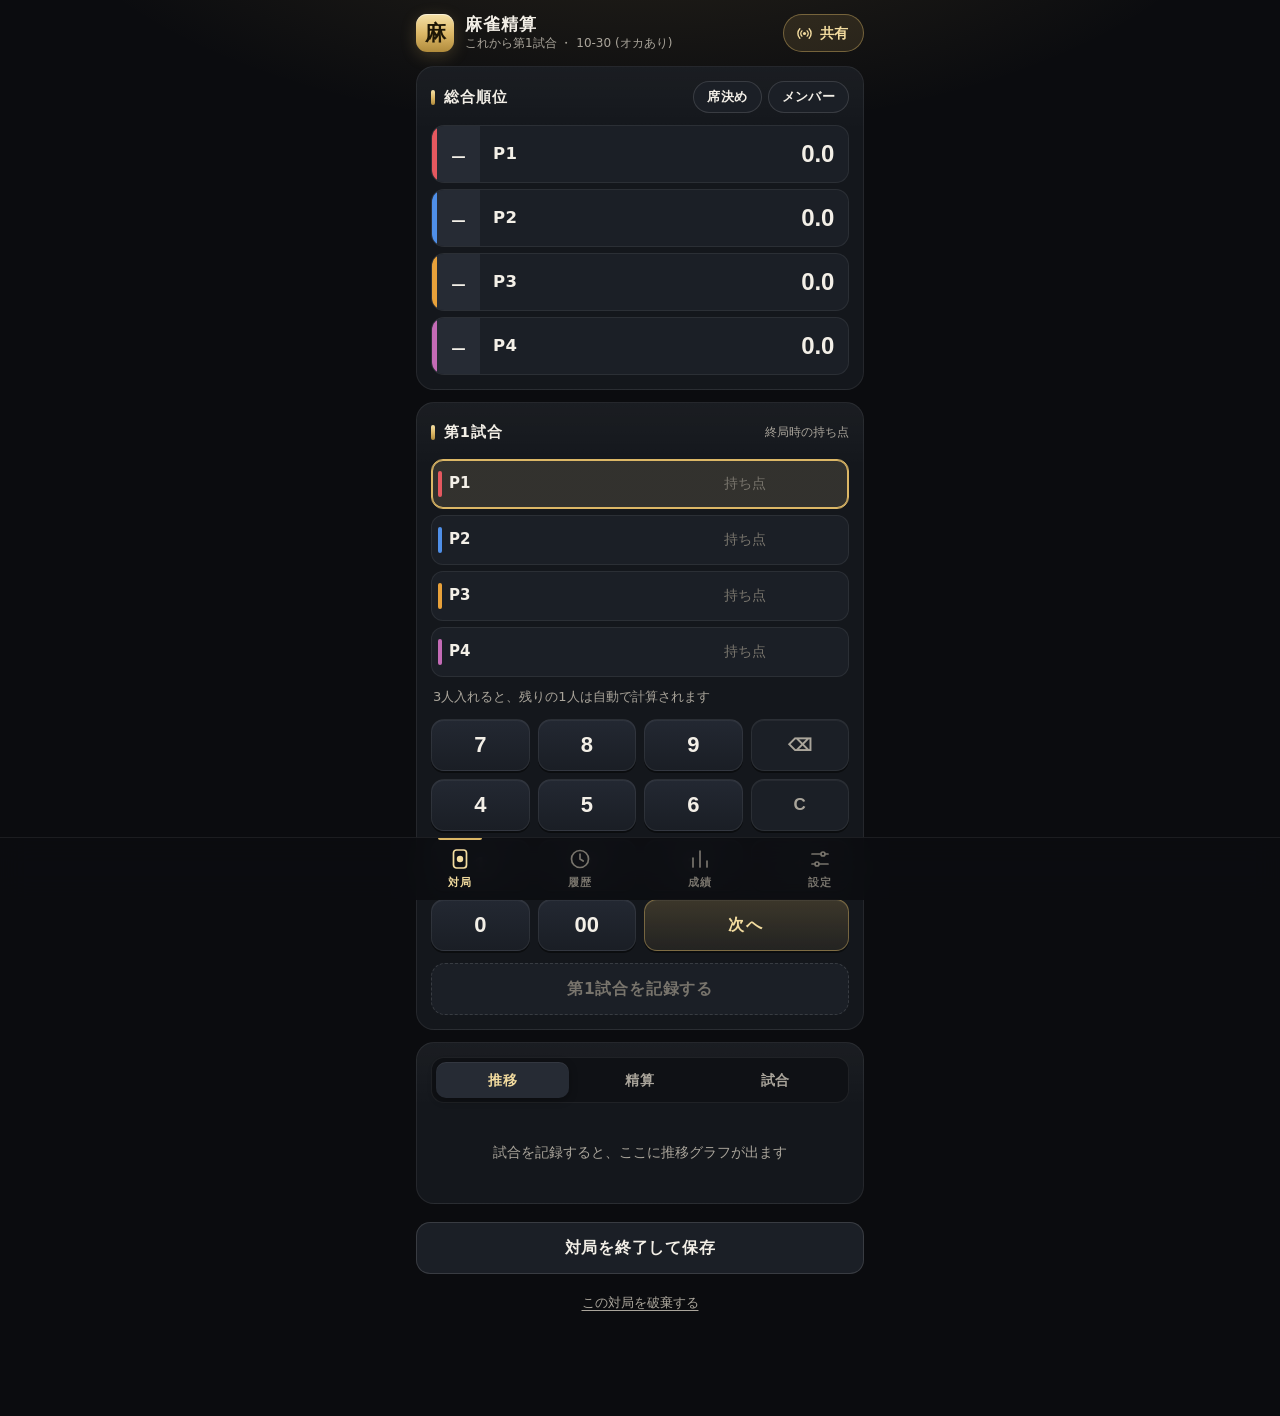
<file: index.html>
<!DOCTYPE html>
<html lang="ja">
<head>
<meta charset="UTF-8">
<meta http-equiv="Content-Security-Policy" content="default-src 'none'; script-src 'self'; style-src 'self'; img-src 'self' data: blob:; connect-src 'self' wss://broker.emqx.io:8084 wss://broker.hivemq.com:8884; manifest-src 'self'; worker-src 'self'; base-uri 'none'; form-action 'none'">
<meta name="viewport" content="width=device-width, initial-scale=1.0, viewport-fit=cover">
<title>麻雀精算</title>
<link rel="manifest" href="manifest.json">
<meta name="theme-color" content="#0b0c0f">
<meta name="apple-mobile-web-app-capable" content="yes">
<meta name="mobile-web-app-capable" content="yes">
<meta name="apple-mobile-web-app-title" content="麻雀精算">
<meta name="apple-mobile-web-app-status-bar-style" content="black">
<link rel="apple-touch-icon" href="icon-192.png">
<link rel="stylesheet" href="app.css">
</head>
<body>
<div class="app">
<div id="banner" role="status"></div>

<!-- ===== 対局 ===== -->
<section id="screen-play" class="screen active" aria-label="対局">
  <header class="topbar">
    <div class="brand">
      <div class="mark" aria-hidden="true">麻</div>
      <div class="brand-text">
        <div class="brand-title">麻雀精算</div>
        <button type="button" class="brand-sub" id="play-sub" data-act="go" data-arg="settings" aria-label="ルールを変える"></button>
      </div>
    </div>
    <div class="top-actions">
      <button type="button" class="share-btn" id="share-btn" data-act="openShare">
        <span class="dot" aria-hidden="true"></span>
        <svg viewBox="0 0 24 24" fill="none" stroke="currentColor" stroke-width="2" stroke-linecap="round" aria-hidden="true"><circle cx="12" cy="12" r="2.2" fill="currentColor" stroke="none"/><path d="M8.3 15.7a5.3 5.3 0 0 1 0-7.4M15.7 8.3a5.3 5.3 0 0 1 0 7.4M5.4 18.6a9.4 9.4 0 0 1 0-13.2M18.6 5.4a9.4 9.4 0 0 1 0 13.2"/></svg>
        <span id="share-label">共有</span>
      </button>
    </div>
  </header>

  <div class="card">
    <div class="card-head">
      <h2>総合順位</h2>
      <div class="head-actions"><button type="button" class="pill" data-act="openSeat">席決め</button><button type="button" class="pill" data-act="openMembers">メンバー</button></div>
    </div>
    <div class="board" id="board"></div>
  </div>

  <div class="card" id="input-panel">
    <div class="card-head"><h2 id="input-title">第1試合</h2><span class="head-note">終局時の持ち点</span></div>
    <div class="e-rows" id="entry-rows"></div>
    <div class="draft-msg" id="draft-msg" aria-live="polite"></div>
    <div class="keypad" id="keypad"></div>
    <button type="button" class="btn primary" id="record-btn" data-act="record" disabled>記録する</button>
    <button type="button" class="link" id="cancel-edit" data-act="cancelEdit" hidden>修正をやめる</button>
  </div>

  <div class="card">
    <div class="seg" role="tablist" id="seg" aria-label="表示の切り替え">
      <button type="button" role="tab" data-seg="chart" aria-controls="pane-chart">推移</button>
      <button type="button" role="tab" data-seg="settle" aria-controls="pane-settle">精算</button>
      <button type="button" role="tab" data-seg="log" aria-controls="pane-log">試合<span class="count" id="log-count"></span></button>
    </div>
    <div id="pane-chart" role="tabpanel"></div>
    <div id="pane-settle" role="tabpanel" hidden></div>
    <div id="pane-log" role="tabpanel" hidden></div>
  </div>

  <div class="end-actions">
    <button type="button" class="btn" data-act="finish">対局を終了して保存</button>
    <button type="button" class="link" data-act="discard">この対局を破棄する</button>
  </div>
</section>

<!-- ===== 履歴 ===== -->
<section id="screen-history" class="screen" aria-label="履歴">
  <div class="page-head"><h1 class="page-title">履歴</h1><span class="page-sub" id="hist-count"></span></div>
  <div id="hist-list"></div>
</section>

<!-- ===== 履歴の詳細 ===== -->
<section id="screen-detail" class="screen" aria-label="対局の詳細">
  <button type="button" class="back" data-act="go" data-arg="history">‹ 履歴</button>
  <div id="detail"></div>
</section>

<!-- ===== 成績 ===== -->
<section id="screen-stats" class="screen" aria-label="成績">
  <div class="page-head"><h1 class="page-title">成績</h1></div>
  <div class="checks">
    <label class="check"><span>いま対局中の試合も含める</span><input type="checkbox" id="stats-cur" checked></label>
    <label class="check"><span>繰越ポイント（過去の累計）も含める</span><input type="checkbox" id="stats-carry" checked></label>
  </div>
  <div id="stats-list"></div>
  <p class="hint">名前が同じ人は、すべての対局をまとめて累計します（全角・半角、大文字・小文字、空白の違いは同じ名前として扱います）。</p>
</section>

<!-- ===== 設定 ===== -->
<section id="screen-settings" class="screen" aria-label="設定">
  <div class="page-head"><h1 class="page-title">設定</h1></div>

  <div class="card">
    <div class="card-head"><h2>メンバー</h2></div>
    <div class="mem-list" id="set-members"></div>
    <p class="hint">同じ名前の人は、これまでの対局も合わせて累計されます。過去に使った名前は候補に出ます。</p>
  </div>

  <div class="card">
    <div class="card-head"><h2>ルール</h2></div>
    <select id="rule-preset" class="sel" aria-label="ルールのプリセット"></select>
    <div class="grid2 mt">
      <label class="field"><span>持ち点</span><input type="number" id="rule-start" class="numin" step="1000" inputmode="numeric"></label>
      <label class="field"><span>返し点</span><input type="number" id="rule-return" class="numin" step="1000" inputmode="numeric"></label>
    </div>
    <div class="set-sub">ウマ（順位点）</div>
    <div class="grid4">
      <label class="field"><span>1位</span><input type="number" id="rule-uma-1" class="numin"></label>
      <label class="field"><span>2位</span><input type="number" id="rule-uma-2" class="numin"></label>
      <label class="field"><span>3位</span><input type="number" id="rule-uma-3" class="numin"></label>
      <label class="field"><span>4位</span><input type="number" id="rule-uma-4" class="numin"></label>
    </div>
    <div class="oka-note" id="oka-note"></div>
    <p class="hint">変えたルールは、これから記録する試合に使われます。記録済みの試合はそのままです。</p>
  </div>

  <div class="card">
    <div class="card-head"><h2>過去の累計（繰越）</h2></div>
    <div id="carry-list"></div>
    <div class="btn-row">
      <button type="button" class="btn sm" data-act="carryPaste">メモから取り込む</button>
      <button type="button" class="btn sm" data-act="carryAdd">1人ずつ追加</button>
    </div>
    <p class="hint">このアプリを使う前の累計ptを、名前ごとに入れておけます。成績画面の通算ptに足されます（平均順位などは、このアプリで記録した試合だけで計算します）。同じ名前を入れ直すと上書きされます。</p>
  </div>

  <div class="card">
    <div class="card-head"><h2>みんなで同期</h2></div>
    <p class="note">対局画面の右上の <b>共有</b> を押すと、全員のスマホに同じ卓が映ります。記録はこのスマホの対局にそのまま残るので、別の画面で保存する必要はありません。</p>
    <div class="stack mt">
      <button type="button" class="btn gold-line" data-act="openShare">この卓を共有する</button>
      <a class="btn" href="online.html">ほかの人の卓に参加する</a>
    </div>
  </div>

  <div class="card">
    <div class="card-head"><h2>バックアップ</h2></div>
    <div class="btn-row">
      <button type="button" class="btn sm" data-act="export">書き出し</button>
      <button type="button" class="btn sm" data-act="import">読み込み</button>
    </div>
    <input type="file" id="import-file" accept=".json,application/json" hidden>
    <p class="hint">履歴と対局中のデータをファイルに保存できます。読み込みは今のデータに追加されます（同じ内容の対局は重複しません）。</p>
  </div>

  <div class="card">
    <div class="card-head"><h2>データについて</h2></div>
    <p class="hint flush">データはこの端末のブラウザ内だけに保存されます。ブラウザのデータを消すと記録も消えるので、ときどき書き出してバックアップしてください。iPhoneは、Safariで開いているだけだと長期間使わないときにデータが消えることがあります。「ホーム画面に追加」して使うのがおすすめです。</p>
  </div>
</section>

</div>

<nav class="tabbar" aria-label="画面の切り替え"><div class="tabbar-in">
  <button type="button" class="tab active" id="tab-play" data-act="go" data-arg="play"><svg viewBox="0 0 24 24" fill="none" stroke="currentColor" stroke-width="1.7" aria-hidden="true"><rect x="5.5" y="3" width="13" height="18" rx="3"/><circle cx="12" cy="12" r="3.2" fill="currentColor" stroke="none"/></svg>対局</button>
  <button type="button" class="tab" id="tab-history" data-act="go" data-arg="history"><svg viewBox="0 0 24 24" fill="none" stroke="currentColor" stroke-width="1.7" stroke-linecap="round" aria-hidden="true"><circle cx="12" cy="12" r="8.5"/><path d="M12 7v5l3.2 2"/></svg>履歴</button>
  <button type="button" class="tab" id="tab-stats" data-act="go" data-arg="stats"><svg viewBox="0 0 24 24" fill="none" stroke="currentColor" stroke-width="1.7" stroke-linecap="round" aria-hidden="true"><path d="M5 20V11M12 20V4M19 20v-6"/></svg>成績</button>
  <button type="button" class="tab" id="tab-settings" data-act="go" data-arg="settings"><svg viewBox="0 0 24 24" fill="none" stroke="currentColor" stroke-width="1.7" stroke-linecap="round" aria-hidden="true"><path d="M4 7h9M17 7h3M4 17h3M11 17h9"/><circle cx="15" cy="7" r="2"/><circle cx="9" cy="17" r="2"/></svg>設定</button>
</div></nav>

<div id="backdrop"><div id="sheet" role="dialog" aria-modal="true"></div></div>
<div id="toast" role="status" aria-live="polite"></div>
<datalist id="known-names"></datalist>

<script src="lib/qrcode.js"></script>
<script src="mqtt.js"></script>
<script src="room.js"></script>
<script src="logic.js"></script>
<script src="sync.js"></script>
<script src="ui.js"></script>
<script src="app.js"></script>
</body>
</html>
</file>
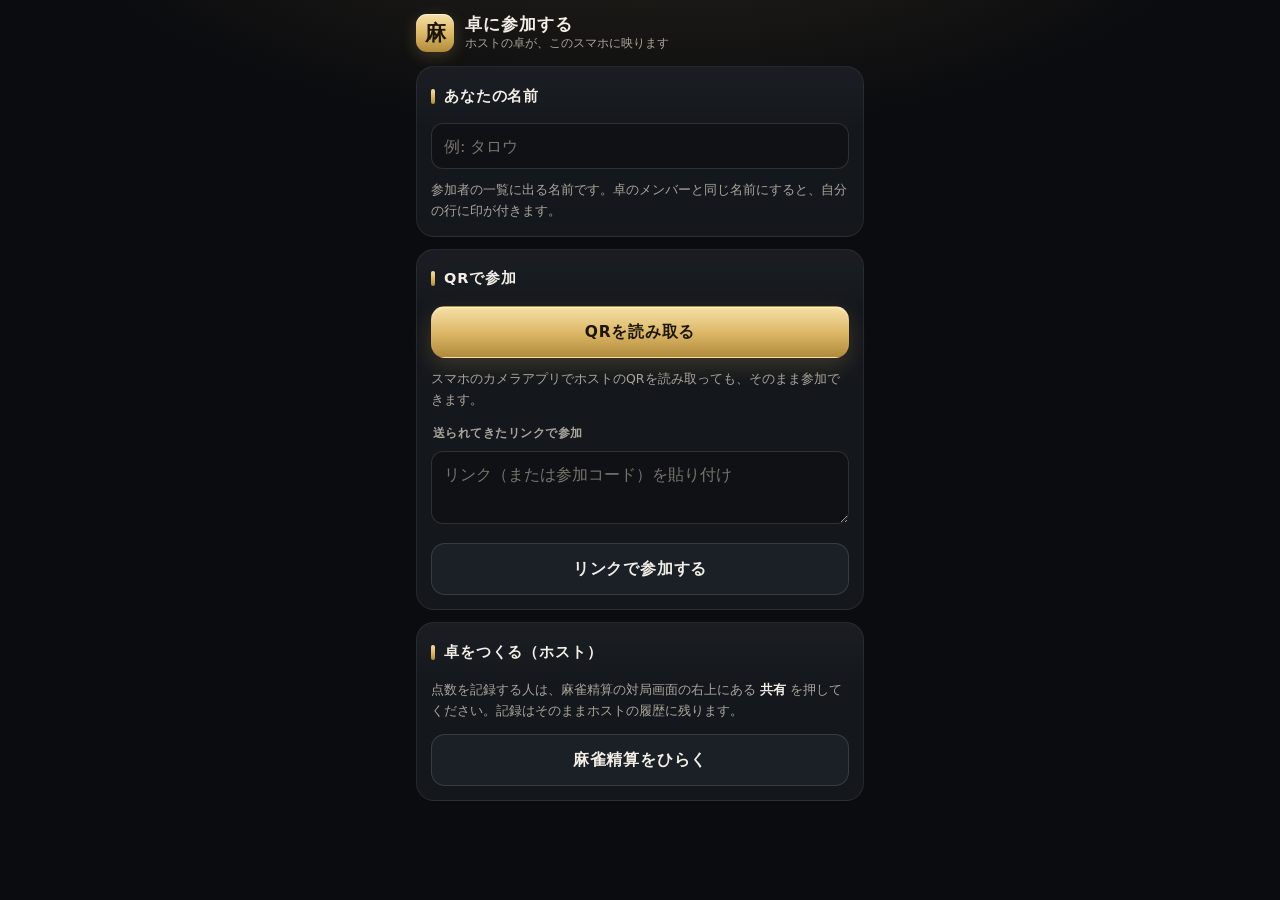
<file: online.html>
<!DOCTYPE html>
<html lang="ja">
<head>
<meta charset="UTF-8">
<meta http-equiv="Content-Security-Policy" content="default-src 'none'; script-src 'self'; style-src 'self'; img-src 'self' data: blob:; media-src 'self' blob:; connect-src 'self' wss://broker.emqx.io:8084 wss://broker.hivemq.com:8884; manifest-src 'self'; worker-src 'self'; base-uri 'none'; form-action 'none'">
<meta name="viewport" content="width=device-width, initial-scale=1.0, viewport-fit=cover">
<title>麻雀精算 卓に参加</title>
<link rel="manifest" href="manifest.json">
<meta name="theme-color" content="#0b0c0f">
<meta name="apple-mobile-web-app-capable" content="yes">
<meta name="mobile-web-app-capable" content="yes">
<meta name="apple-mobile-web-app-title" content="麻雀精算">
<meta name="apple-mobile-web-app-status-bar-style" content="black">
<link rel="apple-touch-icon" href="icon-192.png">
<link rel="stylesheet" href="app.css">
</head>
<body class="no-tabs">
<div class="app">
<div id="banner" role="status"></div>

<!-- ===== 参加の入口 ===== -->
<section id="s-menu" class="screen active" aria-label="卓に参加">
  <header class="topbar">
    <div class="brand">
      <div class="mark" aria-hidden="true">麻</div>
      <div class="brand-text"><div class="brand-title">卓に参加する</div><div class="brand-sub">ホストの卓が、このスマホに映ります</div></div>
    </div>
  </header>

  <div class="card ready" id="ready-card" hidden>
    <div class="card-head"><h2>参加の準備ができました</h2></div>
    <p class="hint flush">名前を入れて「この卓に参加する」を押してください。</p>
    <label class="field mt"><span>あなたの名前</span><input id="name-ready" class="txt" type="text" maxlength="10" placeholder="例: タロウ" autocomplete="off"></label>
    <button type="button" class="btn primary mt" id="b-go">この卓に参加する</button>
    <button type="button" class="link" id="b-forget">ほかの卓に参加する</button>
  </div>

  <div id="join-area">
    <div class="card">
      <div class="card-head"><h2>あなたの名前</h2></div>
      <input id="name" class="txt" type="text" maxlength="10" placeholder="例: タロウ" autocomplete="off" aria-label="あなたの名前">
      <p class="hint">参加者の一覧に出る名前です。卓のメンバーと同じ名前にすると、自分の行に印が付きます。</p>
    </div>

    <div class="card">
      <div class="card-head"><h2>QRで参加</h2></div>
      <button type="button" class="btn primary" id="b-scan">QRを読み取る</button>
      <p class="hint">スマホのカメラアプリでホストのQRを読み取っても、そのまま参加できます。</p>
      <div class="set-sub">送られてきたリンクで参加</div>
      <textarea id="paste" class="area" rows="2" placeholder="リンク（または参加コード）を貼り付け" aria-label="参加リンク"></textarea>
      <button type="button" class="btn mt" id="b-paste">リンクで参加する</button>
    </div>
  </div>
  <p class="err" id="menu-err" role="alert"></p>

  <div class="card" id="last-card" hidden>
    <div class="card-head"><h2>さっきの卓</h2></div>
    <p class="hint flush" id="last-text"></p>
    <div class="btn-row mt">
      <button type="button" class="btn sm gold-line" id="b-last-view">記録を見る</button>
      <button type="button" class="btn sm" id="b-last-save">自分の履歴に保存</button>
    </div>
    <button type="button" class="link" id="b-last-forget">この記録を消す</button>
  </div>

  <div class="card">
    <div class="card-head"><h2>卓をつくる（ホスト）</h2></div>
    <p class="hint flush">点数を記録する人は、麻雀精算の対局画面の右上にある <b>共有</b> を押してください。記録はそのままホストの履歴に残ります。</p>
    <a class="btn mt" href="index.html">麻雀精算をひらく</a>
  </div>
</section>

<!-- ===== つないでいる ===== -->
<section id="s-connect" class="screen" aria-label="接続中">
  <div class="card center">
    <div class="spinner" aria-hidden="true"></div>
    <p id="cn-text">ホストにつないでいます…</p>
    <p class="hint">ホストのスマホで、麻雀精算が開いている必要があります。</p>
    <button type="button" class="link" id="cn-cancel">やめる</button>
  </div>
</section>

<!-- ===== QR読み取り ===== -->
<section id="s-scan" class="screen" aria-label="QRを読み取る">
  <div class="page-head"><h1 class="page-title">QRを読み取る</h1></div>
  <video id="sc-video" class="scan-video" playsinline muted></video>
  <p class="draft-msg" id="sc-msg">ホストの画面のQRを、枠に写してください</p>
  <button type="button" class="btn" id="sc-back">やめる</button>
</section>

<!-- ===== 卓 ===== -->
<section id="s-table" class="screen" aria-label="ホストの卓">
  <header class="topbar">
    <div class="brand">
      <div class="mark" aria-hidden="true">麻</div>
      <div class="brand-text"><div class="brand-title" id="t-title">ホストの卓</div><div class="brand-sub" id="t-sub"></div></div>
    </div>
    <div class="top-actions">
      <button type="button" class="share-btn on" id="t-people" aria-label="参加者を見る"><span class="dot" aria-hidden="true"></span><span id="t-people-label">参加中</span></button>
    </div>
  </header>

  <div class="card">
    <div class="card-head">
      <h2>総合順位</h2>
      <div class="head-actions"><button type="button" class="pill" id="b-seat">席決め</button><button type="button" class="pill" id="b-myseat">自分の席</button></div>
    </div>
    <div class="board" id="board"></div>
  </div>

  <div class="card" id="input-panel" hidden>
    <div class="card-head"><h2 id="input-title">第1試合</h2><span class="head-note">入力を許可されています</span></div>
    <div class="e-rows" id="entry-rows"></div>
    <div class="draft-msg" id="draft-msg" aria-live="polite"></div>
    <div class="keypad" id="keypad"></div>
    <button type="button" class="btn primary" id="record-btn" disabled>記録する</button>
  </div>

  <div class="card">
    <div class="seg" role="tablist" id="seg" aria-label="表示の切り替え">
      <button type="button" role="tab" data-seg="chart" aria-controls="pane-chart">推移</button>
      <button type="button" role="tab" data-seg="settle" aria-controls="pane-settle">精算</button>
      <button type="button" role="tab" data-seg="log" aria-controls="pane-log">試合<span class="count" id="log-count"></span></button>
    </div>
    <div id="pane-chart" role="tabpanel"></div>
    <div id="pane-settle" role="tabpanel" hidden></div>
    <div id="pane-log" role="tabpanel" hidden></div>
  </div>

  <p class="note" id="viewer-note">点数はホストが入力します。ホストに入力を許可されると、ここに入力欄が出ます。</p>

  <div class="end-actions">
    <button type="button" class="btn" id="b-save">自分の履歴に保存</button>
    <button type="button" class="link" id="b-quit">退出する</button>
  </div>
</section>

</div>

<div id="backdrop"><div id="sheet" role="dialog" aria-modal="true"></div></div>
<div id="toast" role="status" aria-live="polite"></div>

<script src="lib/jsQR.js"></script>
<script src="mqtt.js"></script>
<script src="room.js"></script>
<script src="logic.js"></script>
<script src="sync.js"></script>
<script src="ui.js"></script>
<script src="online.js"></script>
</body>
</html>
</file>
<file: app.css>
/* ==================================
   麻雀精算 — 共通デザイン（対局画面・参加画面）
   夜の卓: 黒 × 金。金は「いちばん大事なもの」（主ボタン・トップ・選択中）にだけ使う
================================== */
:root {
  color-scheme: dark;
  --bg: #0b0c0f;
  --surface: #14171c;
  --surface-2: #1b1f26;
  --surface-3: #262b34;
  --field: #0f1115;
  --border: rgba(255,255,255,.07);
  --border-2: rgba(255,255,255,.13);
  --text: #f3efe7;
  --text-2: #aaa59b;
  --text-3: #78746c;
  --gold: #dcb766;
  --gold-hi: #f3dc9f;
  --gold-ink: #1d1606;
  --gold-soft: rgba(220,183,102,.12);
  --gold-line: rgba(220,183,102,.42);
  --gold-grad: linear-gradient(180deg, #f5e1a8 0%, #dcb766 52%, #b08b3c 100%);
  --pos: #5fd1a0;
  --neg: #f2766b;
  --warn: #f0b36a;
  --live: #4cc98a;
  --p1: #e5585f; --p2: #4f8fe8; --p3: #e8a13a; --p4: #c46bb6;
  --sans: -apple-system, BlinkMacSystemFont, "Hiragino Sans", "Hiragino Kaku Gothic ProN", "Noto Sans JP", "Yu Gothic UI", "Yu Gothic", Meiryo, system-ui, sans-serif;
  --num: -apple-system, BlinkMacSystemFont, "SF Pro Display", "Segoe UI", Roboto, "Helvetica Neue", Arial, sans-serif;
  --serif: "Hiragino Mincho ProN", "Yu Mincho", YuMincho, "Noto Serif JP", "Noto Serif CJK JP", serif;
  --tab-h: 62px;
  --ease: cubic-bezier(.2,.8,.2,1);
}
* { box-sizing: border-box; -webkit-tap-highlight-color: transparent; }
html { background: var(--bg); -webkit-text-size-adjust: 100%; text-size-adjust: 100%; }
body {
  margin: 0; min-height: 100vh; min-height: 100dvh;
  font: 400 15px/1.55 var(--sans); color: var(--text); background: var(--bg);
  background-image: radial-gradient(900px 420px at 50% -160px, rgba(220,183,102,.16), rgba(220,183,102,0) 70%);
  background-repeat: no-repeat;
  touch-action: manipulation;
}
body.sheet-open { overflow: hidden; }
h1, h2, h3, p { margin: 0; }
button { font: inherit; color: inherit; background: none; border: 0; padding: 0; margin: 0; cursor: pointer; -webkit-appearance: none; appearance: none; touch-action: manipulation; }
button:disabled { cursor: default; }
:focus-visible { outline: 2px solid var(--gold); outline-offset: 2px; }
[hidden] { display: none !important; }
a { color: inherit; }
.pos { color: var(--pos); } .neg { color: var(--neg); }
.num { font-family: var(--num); font-variant-numeric: tabular-nums; }
.center { text-align: center; }

/* ----- 入力欄 ----- */
.txt, .numin, select.sel, textarea.area {
  width: 100%; height: 46px; padding: 0 12px;
  font: 500 16px var(--sans); color: var(--text);
  background: var(--field); border: 1px solid var(--border-2); border-radius: 12px;
  transition: border-color .15s, box-shadow .15s;
}
.numin { font-family: var(--num); text-align: right; font-variant-numeric: tabular-nums; }
select.sel { padding-right: 36px; -webkit-appearance: none; appearance: none;
  background-image: linear-gradient(45deg, transparent 50%, var(--text-2) 50%), linear-gradient(135deg, var(--text-2) 50%, transparent 50%);
  background-position: calc(100% - 19px) 50%, calc(100% - 14px) 50%; background-size: 5px 5px; background-repeat: no-repeat; }
textarea.area { height: auto; padding: 10px 12px; line-height: 1.6; resize: vertical; }
.txt:focus, .numin:focus, select.sel:focus, textarea.area:focus { outline: none; border-color: var(--gold); box-shadow: 0 0 0 3px rgba(220,183,102,.18); }
.txt::placeholder, textarea.area::placeholder { color: var(--text-3); }
.field { display: block; min-width: 0; }
.field > span, .field-label { display: block; font-size: 12px; font-weight: 600; color: var(--text-2); margin: 0 2px 6px; letter-spacing: .02em; }
.grid2 { display: grid; grid-template-columns: 1fr 1fr; gap: 10px; }
.grid4 { display: grid; grid-template-columns: repeat(4, 1fr); gap: 8px; }
.stack { display: grid; gap: 10px; }

/* ----- 画面の骨組み ----- */
.app { max-width: 480px; margin: 0 auto; padding: 0 16px calc(var(--tab-h) + 28px + env(safe-area-inset-bottom)); }
body.no-tabs { --tab-h: 0px; }
.screen { display: none; }
.screen.active { display: block; animation: rise .32s var(--ease); }
@keyframes rise { from { opacity: 0; transform: translateY(6px); } to { opacity: 1; transform: none; } }

.topbar { display: flex; align-items: center; justify-content: space-between; gap: 12px; padding: calc(14px + env(safe-area-inset-top)) 0 14px; }
.brand { display: flex; align-items: center; gap: 11px; min-width: 0; }
.mark { flex: none; width: 38px; height: 38px; border-radius: 11px; display: grid; place-items: center; font: 700 21px/1 var(--serif); color: var(--gold-ink); background: var(--gold-grad); box-shadow: inset 0 1px 0 rgba(255,255,255,.55), 0 4px 16px rgba(220,183,102,.22); }
.brand-text { min-width: 0; }
.brand-title { font-size: 17px; font-weight: 800; letter-spacing: .06em; line-height: 1.25; white-space: nowrap; overflow: hidden; text-overflow: ellipsis; }
.brand-sub { display: block; max-width: 100%; font-size: 12px; color: var(--text-2); line-height: 1.4; white-space: nowrap; overflow: hidden; text-overflow: ellipsis; text-align: left; }
button.brand-sub:active { color: var(--text); }
.top-actions { display: flex; align-items: center; gap: 8px; flex: none; }

/* 共有ボタン（共有中は緑の点が光る） */
.share-btn { display: inline-flex; align-items: center; gap: 7px; height: 38px; padding: 0 14px 0 12px; border-radius: 999px; border: 1px solid var(--gold-line); background: var(--gold-soft); color: var(--gold-hi); font-size: 13.5px; font-weight: 700; letter-spacing: .04em; white-space: nowrap; }
.share-btn svg { width: 17px; height: 17px; flex: none; }
.share-btn .dot { display: none; width: 8px; height: 8px; border-radius: 50%; background: var(--live); box-shadow: 0 0 0 3px rgba(76,201,138,.18); animation: pulse 2.2s ease-in-out infinite; }
.share-btn.on { border-color: rgba(76,201,138,.45); background: rgba(76,201,138,.1); color: #c2f1d8; }
.share-btn.on svg { display: none; }
.share-btn.on .dot { display: block; }
.share-btn.warn { border-color: rgba(240,179,106,.5); background: rgba(240,179,106,.1); color: #f6d3a6; }
.share-btn.warn .dot { background: var(--warn); box-shadow: 0 0 0 3px rgba(240,179,106,.18); }
.share-btn:active { filter: brightness(.92); }
@keyframes pulse { 50% { box-shadow: 0 0 0 6px rgba(76,201,138,0); } }

/* ----- カード ----- */
.card { position: relative; margin-bottom: 12px; padding: 14px; border-radius: 18px; border: 1px solid var(--border); background: linear-gradient(180deg, rgba(255,255,255,.028), rgba(255,255,255,0) 64px), var(--surface); }
.card-head { display: flex; align-items: center; justify-content: space-between; gap: 10px; min-height: 30px; margin-bottom: 12px; }
.card-head h2 { display: flex; align-items: center; gap: 9px; min-width: 0; font-size: 14.5px; font-weight: 800; letter-spacing: .06em; white-space: nowrap; }
.card-head h2::before { content: ""; flex: none; width: 4px; height: 15px; border-radius: 2px; background: var(--gold-grad); }
.head-actions { display: flex; gap: 6px; flex: none; }
.head-note { font-size: 12px; color: var(--text-2); white-space: nowrap; overflow: hidden; text-overflow: ellipsis; }
.pill { display: inline-flex; align-items: center; justify-content: center; gap: 6px; height: 32px; padding: 0 13px; border-radius: 999px; border: 1px solid var(--border-2); background: var(--surface-2); color: var(--text); font-size: 12.5px; font-weight: 700; letter-spacing: .03em; white-space: nowrap; }
.pill svg { width: 15px; height: 15px; color: var(--gold); }
.pill:active { background: var(--surface-3); }
.pill.on { border-color: var(--gold-line); color: var(--gold-hi); background: var(--gold-soft); }
.empty { padding: 24px 10px; text-align: center; font-size: 13.5px; line-height: 1.75; color: var(--text-2); }
.hint { margin-top: 10px; font-size: 12.5px; line-height: 1.7; color: var(--text-2); }
.hint b { color: var(--text); font-weight: 700; }
.note { padding: 11px 13px; border-radius: 12px; background: var(--surface-2); border: 1px solid var(--border); font-size: 13px; line-height: 1.7; color: var(--text-2); }
.note b { color: var(--text); }

/* ----- 順位ボード（行の高さは ui.js の ROW_H と合わせる） ----- */
.board { position: relative; height: calc(4 * 58px + 3 * 6px); }
.b-row {
  position: absolute; left: 0; right: 0; top: 0; height: 58px; display: flex; align-items: center; overflow: hidden;
  border-radius: 13px; border: 1px solid var(--border); background: var(--surface-2);
  transition: transform 2.3s cubic-bezier(.62,0,.22,1), border-color .6s, background-color .6s;
}
.b-row.lead { border-color: var(--gold-line); background: linear-gradient(90deg, rgba(220,183,102,.16), rgba(220,183,102,0) 60%), var(--surface-2); }
.b-row.me { box-shadow: inset 0 0 0 2px var(--gold); }
.b-rank { flex: none; align-self: stretch; width: 48px; display: grid; place-items: center; font: 700 25px/1 var(--serif); color: var(--text); background: var(--surface-3); border-left: 5px solid var(--pc); }
.b-row.lead .b-rank { color: var(--gold-ink); background: var(--gold-grad); }
.b-name { flex: 1; min-width: 0; display: flex; align-items: center; gap: 7px; padding: 0 8px 0 13px; font-size: 16.5px; font-weight: 800; letter-spacing: .03em; }
.b-name-text { white-space: nowrap; overflow: hidden; text-overflow: ellipsis; }
.b-me { flex: none; padding: 1px 6px; border-radius: 6px; font-size: 10px; font-weight: 800; color: var(--gold-ink); background: var(--gold); letter-spacing: .04em; }
.b-move { flex: none; font-size: 10px; opacity: 0; transition: opacity .5s; }
.b-move.up { color: var(--pos); opacity: 1; } .b-move.down { color: var(--neg); opacity: 1; }
.b-val { flex: none; min-width: 102px; padding: 0 14px 0 4px; text-align: right; }
.b-total { font: 800 24px/1.1 var(--num); font-variant-numeric: tabular-nums; letter-spacing: -.01em; }
.b-delta { min-height: 15px; font: 600 11px/1.35 var(--num); font-variant-numeric: tabular-nums; color: var(--text-3); }
.b-delta.pos { color: rgba(95,209,160,.8); } .b-delta.neg { color: rgba(242,118,107,.8); }
.b-delta:empty { display: none; }

/* ----- 点数の入力 ----- */
.e-rows { display: grid; gap: 6px; }
.e-row { position: relative; display: grid; grid-template-columns: minmax(0, 1fr) auto 62px; align-items: center; gap: 8px; width: 100%; min-height: 50px; padding: 0 12px 0 17px; border-radius: 12px; border: 1px solid var(--border); background: var(--surface-2); text-align: left; transition: border-color .15s, background-color .15s; }
.e-row::before { content: ""; position: absolute; left: 6px; top: 11px; bottom: 11px; width: 4px; border-radius: 2px; background: var(--pc); }
.e-row.active { border-color: var(--gold); background: linear-gradient(0deg, var(--gold-soft), var(--gold-soft)), var(--surface-2); box-shadow: 0 0 0 1px var(--gold) inset; }
.e-name { font-size: 15px; font-weight: 700; white-space: nowrap; overflow: hidden; text-overflow: ellipsis; }
.e-score { min-width: 96px; text-align: right; font: 700 22px/1.2 var(--num); font-variant-numeric: tabular-nums; }
.e-score.ph { font: 500 13.5px var(--sans); color: var(--text-3); }
.e-score.auto { color: var(--gold-hi); }
.e-score em { margin-left: 6px; padding: 1px 5px; border-radius: 5px; font: 700 10px var(--sans); font-style: normal; color: var(--gold); border: 1px solid var(--gold-line); vertical-align: 3px; }
.e-row.active .e-score:not(.ph):not(.auto)::after { content: ""; display: inline-block; width: 2px; height: 20px; margin-left: 2px; background: var(--gold); vertical-align: -3px; animation: blink 1s steps(1) infinite; }
@keyframes blink { 50% { opacity: 0; } }
.e-res { display: flex; flex-direction: column; align-items: flex-end; line-height: 1.25; }
.e-res b { font: 800 14px var(--num); font-variant-numeric: tabular-nums; }
.e-res i { font-style: normal; font-size: 11px; font-weight: 600; color: var(--text-2); }
.draft-msg { min-height: 22px; margin: 10px 2px; font-size: 13px; line-height: 1.6; color: var(--text-2); }
.draft-msg.ok { color: var(--gold-hi); font-weight: 700; } .draft-msg.warn { color: var(--warn); }

.keypad { display: grid; grid-template-columns: repeat(4, 1fr); gap: 8px; margin-bottom: 12px; }
.key { height: 52px; border-radius: 13px; border: 1px solid var(--border); background: linear-gradient(180deg, #232832, #1a1e25); color: var(--text); font: 600 22px var(--num); box-shadow: inset 0 1px 0 rgba(255,255,255,.05), 0 2px 0 rgba(0,0,0,.45); -webkit-user-select: none; user-select: none; transition: transform .06s, background .1s; }
.key:active { transform: translateY(2px); box-shadow: inset 0 1px 0 rgba(255,255,255,.03); background: var(--surface-3); }
.key.fn { font-size: 17px; color: var(--text-2); background: var(--surface-2); }
.key.next { grid-column: span 2; font: 800 16px var(--sans); letter-spacing: .14em; color: var(--gold-hi); border-color: var(--gold-line); background: linear-gradient(180deg, rgba(220,183,102,.2), rgba(220,183,102,.08)); }

/* ----- ボタン ----- */
.btn { display: flex; align-items: center; justify-content: center; gap: 8px; width: 100%; min-height: 52px; padding: 12px 16px; border-radius: 14px; border: 1px solid var(--border-2); background: var(--surface-2); color: var(--text); font-size: 15.5px; font-weight: 800; letter-spacing: .05em; text-align: center; text-decoration: none; transition: transform .06s, filter .1s; }
.btn svg { width: 18px; height: 18px; flex: none; }
.btn.primary { color: var(--gold-ink); background: var(--gold-grad); border-color: transparent; box-shadow: inset 0 1px 0 rgba(255,255,255,.5), 0 8px 22px rgba(220,183,102,.2); }
.btn.primary:disabled { color: var(--text-3); background: var(--surface-2); border: 1px dashed var(--border-2); box-shadow: none; }
.btn.gold-line { color: var(--gold-hi); border-color: var(--gold-line); background: var(--gold-soft); }
.btn.danger { color: var(--neg); border-color: rgba(242,118,107,.35); background: rgba(242,118,107,.07); }
.btn.sm { min-height: 44px; font-size: 14px; padding: 9px 12px; border-radius: 12px; }
.btn:active:not(:disabled) { transform: translateY(1px); filter: brightness(.94); }
.btn-row { display: grid; grid-template-columns: 1fr 1fr; gap: 10px; }
.link { display: block; margin: 6px auto 0; padding: 9px 12px; font-size: 13px; color: var(--text-2); text-decoration: underline; text-underline-offset: 3px; text-align: center; }
.link.danger { color: var(--neg); }
.end-actions { display: grid; gap: 4px; margin: 18px 0 4px; }

/* ----- タブ（推移・精算・試合） ----- */
.seg { display: grid; grid-auto-flow: column; grid-auto-columns: 1fr; gap: 4px; padding: 4px; margin-bottom: 14px; border-radius: 13px; background: var(--field); border: 1px solid var(--border); }
.seg button { height: 36px; border-radius: 10px; font-size: 13.5px; font-weight: 800; letter-spacing: .06em; color: var(--text-2); transition: background-color .15s, color .15s; }
.seg button.on { color: var(--gold-hi); background: var(--surface-3); box-shadow: inset 0 1px 0 rgba(255,255,255,.06), 0 2px 8px rgba(0,0,0,.3); }
.seg .count { margin-left: 4px; font: 700 11px var(--num); color: var(--text-3); letter-spacing: 0; }
.seg button.on .count { color: var(--gold); }
.pane-head { display: flex; align-items: center; justify-content: space-between; gap: 10px; margin: 0 2px 10px; font-size: 12.5px; color: var(--text-2); }

/* ----- グラフ ----- */
.chart { display: block; width: 100%; height: auto; }
.chart .grid { stroke: rgba(255,255,255,.06); stroke-width: 1; }
.chart .zero { stroke: rgba(220,183,102,.5); stroke-width: 1; stroke-dasharray: 4 4; }
.chart text { font-family: var(--num); font-size: 10px; fill: var(--text-3); }
.chart .lbl { font-family: var(--sans); font-size: 11px; font-weight: 800; }

/* ----- 精算 ----- */
.tr-item { display: flex; align-items: center; justify-content: space-between; gap: 10px; margin-bottom: 8px; padding: 12px 14px; border-radius: 13px; border: 1px solid var(--border); background: var(--surface-2); }
.tr-who { display: flex; align-items: center; gap: 8px; min-width: 0; font-size: 15px; font-weight: 800; }
.tr-who span { max-width: 6.5em; white-space: nowrap; overflow: hidden; text-overflow: ellipsis; }
.tr-from { color: var(--neg); } .tr-to { color: var(--pos); }
.tr-arrow { flex: none; color: var(--text-3); font-weight: 400; }
.tr-amt { flex: none; font: 800 19px var(--num); font-variant-numeric: tabular-nums; color: var(--gold-hi); white-space: nowrap; }
.tr-amt small { margin-left: 3px; font-size: 11px; font-weight: 700; color: var(--text-2); }

/* ----- 試合ログ ----- */
.log { display: grid; gap: 8px; }
.log-item { display: grid; grid-template-columns: 30px 1fr; gap: 10px; align-items: center; width: 100%; padding: 10px 12px 10px 8px; border-radius: 13px; border: 1px solid var(--border); background: var(--surface-2); text-align: left; }
.log-item:active { background: var(--surface-3); }
.log-n { font: 800 15px var(--num); color: var(--gold); text-align: center; }
.log-cells { display: grid; grid-template-columns: 1fr 1fr; gap: 4px 16px; min-width: 0; }
.lc { display: flex; justify-content: space-between; gap: 6px; min-width: 0; font-size: 13px; }
.lc span { white-space: nowrap; overflow: hidden; text-overflow: ellipsis; color: var(--text-2); }
.lc.top span { color: var(--text); font-weight: 700; }
.lc.top span::before { content: "♛ "; color: var(--gold); }
.lc b { font: 700 13px var(--num); font-variant-numeric: tabular-nums; }

/* ----- 表 ----- */
.tbl-wrap { overflow-x: auto; border-radius: 13px; border: 1px solid var(--border); background: var(--surface-2); }
.tbl { width: 100%; border-collapse: collapse; font-variant-numeric: tabular-nums; }
.tbl th { padding: 9px 6px; font-size: 11.5px; font-weight: 700; color: var(--text-2); background: rgba(255,255,255,.03); white-space: nowrap; max-width: 84px; overflow: hidden; text-overflow: ellipsis; }
.tbl td { padding: 8px 6px; text-align: center; font-size: 13.5px; border-top: 1px solid var(--border); font-family: var(--num); }
.tbl .l { text-align: left; font-family: var(--sans); font-weight: 700; padding-left: 12px; white-space: nowrap; }
.tbl td.g { color: var(--gold); font-weight: 800; }
.tbl td small { display: block; font-size: 10.5px; color: var(--text-3); white-space: nowrap; }
.tbl tfoot td { font-weight: 800; border-top: 1px solid var(--gold-line); background: rgba(255,255,255,.03); }
.tbl .dot { display: inline-block; width: 8px; height: 8px; margin-right: 7px; border-radius: 50%; background: var(--pc); vertical-align: 1px; }
.tbl th .dot { margin-right: 4px; }

/* ----- 最終結果（順位つき） ----- */
.standings { display: grid; gap: 6px; }
.sd-row { display: flex; align-items: center; gap: 10px; padding: 9px 12px; border-radius: 12px; border: 1px solid var(--border); background: var(--surface-2); }
.sd-row.top { border-color: var(--gold-line); background: linear-gradient(90deg, rgba(220,183,102,.14), rgba(220,183,102,0) 70%), var(--surface-2); }
.sd-rk { flex: none; width: 26px; height: 26px; display: grid; place-items: center; border-radius: 8px; font: 700 15px var(--serif); background: var(--surface-3); border-left: 3px solid var(--pc); }
.sd-row.top .sd-rk { background: var(--gold-grad); color: var(--gold-ink); }
.sd-nm { flex: 1; min-width: 0; font-weight: 800; white-space: nowrap; overflow: hidden; text-overflow: ellipsis; }
.sd-row b { font: 800 17px var(--num); font-variant-numeric: tabular-nums; }

/* ----- 履歴 ----- */
.page-head { display: flex; align-items: flex-end; justify-content: space-between; gap: 10px; padding: calc(20px + env(safe-area-inset-top)) 2px 14px; }
.page-title { font-size: 27px; font-weight: 800; letter-spacing: .05em; line-height: 1.2; }
.page-sub { font-size: 12.5px; color: var(--text-2); padding-bottom: 4px; }
.hist-item { display: block; width: 100%; margin-bottom: 10px; padding: 14px; border-radius: 18px; border: 1px solid var(--border); background: var(--surface); text-align: left; }
.hist-item:active { background: var(--surface-2); }
.h-top { display: flex; justify-content: space-between; align-items: baseline; gap: 10px; }
.h-title { font-size: 16px; font-weight: 800; white-space: nowrap; overflow: hidden; text-overflow: ellipsis; }
.h-date { flex: none; font: 500 12px var(--num); color: var(--text-2); }
.h-meta { margin: 2px 0 11px; font-size: 12px; font-weight: 700; color: var(--gold); letter-spacing: .04em; }
.h-totals { display: grid; grid-template-columns: repeat(4, 1fr); gap: 8px; }
.h-tot { min-width: 0; padding-top: 6px; border-top: 3px solid var(--pc); }
.h-tot i { display: block; font-style: normal; font-size: 11.5px; color: var(--text-2); white-space: nowrap; overflow: hidden; text-overflow: ellipsis; }
.h-tot b { font: 800 15.5px var(--num); font-variant-numeric: tabular-nums; }
.back { display: inline-flex; align-items: center; gap: 4px; padding: calc(16px + env(safe-area-inset-top)) 2px 2px; font-size: 14px; font-weight: 700; color: var(--gold-hi); }
.detail-meta { margin: -6px 2px 14px; font-size: 12.5px; color: var(--text-2); }
.sum-grid { display: grid; grid-template-columns: 1fr 1fr; gap: 8px; }
.sum-card { min-width: 0; padding: 10px 12px; border-radius: 13px; border: 1px solid var(--border); background: var(--surface-2); border-top: 3px solid var(--pc); }
.sum-card .n { font-size: 14px; font-weight: 800; white-space: nowrap; overflow: hidden; text-overflow: ellipsis; }
.sum-card .t { font: 800 21px var(--num); font-variant-numeric: tabular-nums; }
.sum-card .s { font-size: 11.5px; color: var(--text-2); }

/* ----- 成績 ----- */
.checks { display: grid; gap: 2px; margin-bottom: 12px; padding: 4px 14px; border-radius: 14px; border: 1px solid var(--border); background: var(--surface); }
.check { display: flex; align-items: center; justify-content: space-between; gap: 12px; min-height: 46px; font-size: 13.5px; color: var(--text); }
.check + .check { border-top: 1px solid var(--border); }
.check input { flex: none; width: 20px; height: 20px; accent-color: var(--gold); }
.st-card { margin-bottom: 10px; padding: 14px; border-radius: 18px; border: 1px solid var(--border); background: var(--surface); }
.st-card.first { border-color: var(--gold-line); background: linear-gradient(180deg, rgba(220,183,102,.08), rgba(220,183,102,0) 90px), var(--surface); }
.st-head { display: flex; align-items: center; gap: 10px; }
.st-no { flex: none; width: 30px; height: 30px; display: grid; place-items: center; border-radius: 9px; font: 700 16px var(--serif); background: var(--surface-3); }
.st-card.first .st-no { color: var(--gold-ink); background: var(--gold-grad); }
.st-name { flex: 1; min-width: 0; font-size: 17px; font-weight: 800; white-space: nowrap; overflow: hidden; text-overflow: ellipsis; }
.st-total { font: 800 24px var(--num); font-variant-numeric: tabular-nums; }
.st-meta { display: grid; grid-template-columns: repeat(4, 1fr); gap: 4px; margin: 12px 0 10px; padding: 10px 0; border-radius: 12px; background: var(--surface-2); text-align: center; }
.st-meta div { font: 800 15.5px var(--num); font-variant-numeric: tabular-nums; }
.st-meta small { display: block; font: 600 10.5px var(--sans); color: var(--text-2); letter-spacing: .02em; }
.dist { display: flex; height: 8px; overflow: hidden; border-radius: 4px; background: var(--surface-2); }
.dist i { display: block; height: 100%; }
.dist i + i { box-shadow: -1px 0 0 var(--surface); }
.dist-legend { display: grid; grid-template-columns: repeat(4, 1fr); margin-top: 7px; text-align: center; font-size: 11.5px; color: var(--text-2); font-variant-numeric: tabular-nums; }
.dist-legend b { color: var(--text); font-weight: 700; }
.dist-legend i { display: inline-block; width: 7px; height: 7px; margin-right: 4px; border-radius: 2px; vertical-align: 1px; }
.st-foot { margin-top: 9px; font-size: 12px; line-height: 1.7; color: var(--text-2); }

/* ----- 設定 ----- */
.mem-list { display: grid; gap: 8px; }
.mem { position: relative; display: block; }
.mem::before { content: ""; position: absolute; left: 7px; top: 11px; bottom: 11px; width: 4px; border-radius: 2px; background: var(--pc); }
.mem .txt { padding-left: 20px; }
.oka-note { margin-top: 8px; font-size: 12.5px; font-weight: 700; color: var(--gold); }
.carry-rows { display: grid; gap: 6px; margin-bottom: 8px; }
.carry-row { display: grid; grid-template-columns: minmax(0, 1fr) auto auto; gap: 12px; align-items: baseline; width: 100%; padding: 11px 13px; border-radius: 12px; border: 1px solid var(--border); background: var(--surface-2); text-align: left; }
.carry-row .c-name { font-size: 15px; font-weight: 700; white-space: nowrap; overflow: hidden; text-overflow: ellipsis; }
.carry-row .c-games { font-size: 11.5px; color: var(--text-2); }
.carry-row b { min-width: 64px; text-align: right; font: 800 16px var(--num); font-variant-numeric: tabular-nums; }
.carry-sum { margin: 0 2px 12px; font-size: 12.5px; text-align: right; }
.carry-sum.ok { color: var(--gold-hi); } .carry-sum.warn { color: var(--warn); }
.set-sub { margin: 14px 2px 8px; font-size: 12px; font-weight: 700; color: var(--text-2); letter-spacing: .04em; }

/* ----- 下のタブ ----- */
.tabbar { position: fixed; left: 0; right: 0; bottom: 0; z-index: 50; padding-bottom: env(safe-area-inset-bottom); background: rgba(12,13,17,.88); -webkit-backdrop-filter: saturate(1.4) blur(14px); backdrop-filter: saturate(1.4) blur(14px); border-top: 1px solid var(--border); }
.tabbar-in { display: flex; max-width: 480px; margin: 0 auto; }
.tab { position: relative; flex: 1; height: var(--tab-h); display: flex; flex-direction: column; align-items: center; justify-content: center; gap: 3px; font-size: 10.5px; font-weight: 700; letter-spacing: .08em; color: var(--text-3); }
.tab svg { width: 24px; height: 24px; }
.tab.active { color: var(--gold-hi); }
.tab.active::before { content: ""; position: absolute; top: 0; left: 32%; right: 32%; height: 2px; border-radius: 0 0 2px 2px; background: var(--gold); }

/* ----- シート・トースト・お知らせ ----- */
#backdrop { position: fixed; inset: 0; z-index: 100; display: none; align-items: flex-end; justify-content: center; background: rgba(0,0,0,.6); }
#backdrop.open { display: flex; animation: fade .2s ease; }
@keyframes fade { from { opacity: 0; } to { opacity: 1; } }
#sheet { width: 100%; max-width: 480px; max-height: 90vh; max-height: 90dvh; overflow-y: auto; overscroll-behavior: contain; padding: 8px 18px calc(22px + env(safe-area-inset-bottom)); border-radius: 22px 22px 0 0; border: 1px solid var(--border-2); border-bottom: 0; background: #171a20; box-shadow: 0 -20px 50px rgba(0,0,0,.5); animation: slideUp .3s var(--ease); }
@keyframes slideUp { from { transform: translateY(48px); opacity: .5; } to { transform: none; opacity: 1; } }
.grip { width: 40px; height: 5px; margin: 4px auto 14px; border-radius: 3px; background: rgba(255,255,255,.16); }
#sheet h3 { margin-bottom: 12px; font-size: 18px; font-weight: 800; letter-spacing: .04em; }
.sheet-head { display: flex; align-items: center; justify-content: space-between; gap: 10px; margin-bottom: 12px; }
#sheet .sheet-head h3 { margin: 0; }
.sheet-text { margin-bottom: 12px; font-size: 14px; line-height: 1.75; color: var(--text-2); white-space: pre-line; }
.sheet-text b { color: var(--text); }
.sheet-actions { display: grid; gap: 10px; margin-top: 16px; }
.sheet-sec { margin: 18px 2px 8px; font-size: 12.5px; font-weight: 800; color: var(--text-2); letter-spacing: .06em; }
.mem-input { margin-bottom: 8px; }

#toast { position: fixed; left: 0; right: 0; bottom: calc(var(--tab-h) + 16px + env(safe-area-inset-bottom)); z-index: 200; display: none; width: max-content; max-width: calc(100% - 32px); margin: 0 auto; padding: 11px 18px; border-radius: 999px; background: #f3efe7; color: #17130a; font-size: 13.5px; font-weight: 700; line-height: 1.5; text-align: center; box-shadow: 0 10px 30px rgba(0,0,0,.5); }
#toast.on { display: block; animation: toastIn .25s var(--ease); }
/* シートを開いているときは、シートの中身に重ならないよう上に出す */
body.sheet-open #toast { top: calc(14px + env(safe-area-inset-top)); bottom: auto; }
@keyframes toastIn { from { opacity: 0; transform: translateY(8px); } to { opacity: 1; transform: none; } }

#banner { position: sticky; top: 0; z-index: 60; display: none; align-items: center; justify-content: center; gap: 12px; flex-wrap: wrap; margin: 0 -16px; padding: calc(9px + env(safe-area-inset-top)) 16px 9px; background: #3a2b11; border-bottom: 1px solid var(--gold-line); color: #f6e2ae; font-size: 13px; font-weight: 600; text-align: center; }
#banner.on { display: flex; }
#banner button { padding: 3px 10px; border-radius: 999px; border: 1px solid var(--gold-line); font-size: 12px; font-weight: 700; color: var(--gold-hi); }

/* ----- 共有（QR・参加者） ----- */
.share-intro { display: grid; gap: 8px; margin-bottom: 16px; }
.share-pt { display: flex; gap: 11px; align-items: flex-start; padding: 11px 13px; border-radius: 13px; background: var(--surface-2); border: 1px solid var(--border); font-size: 13.5px; line-height: 1.6; color: var(--text-2); }
.share-pt b { display: block; color: var(--text); font-size: 14px; }
.share-pt svg { flex: none; width: 20px; height: 20px; margin-top: 2px; color: var(--gold); }
.qr-wrap { display: flex; flex-direction: column; align-items: center; gap: 10px; margin: 2px 0 14px; }
.qr-wrap canvas { display: block; max-width: 100%; border-radius: 14px; background: #fff; box-shadow: 0 10px 30px rgba(0,0,0,.4); }
.qr-cap { font-size: 13px; color: var(--text-2); text-align: center; line-height: 1.6; }
.qr-cap b { color: var(--text); }
.status-pill { display: inline-flex; align-items: center; gap: 6px; padding: 4px 10px; border-radius: 999px; font-size: 11.5px; font-weight: 700; color: var(--text-2); background: var(--surface-2); border: 1px solid var(--border); white-space: nowrap; }
.status-pill i { width: 7px; height: 7px; border-radius: 50%; background: var(--live); }
.status-pill.warn i { background: var(--warn); }
.people { display: grid; gap: 6px; }
.prow { display: flex; align-items: center; justify-content: space-between; gap: 8px; min-height: 52px; padding: 8px 10px 8px 13px; border-radius: 13px; border: 1px solid var(--border); background: var(--surface-2); }
.pn { min-width: 0; font-size: 14.5px; font-weight: 800; white-space: nowrap; overflow: hidden; text-overflow: ellipsis; }
.pn small { display: block; font-size: 11px; font-weight: 600; color: var(--text-2); }
.pb { display: flex; gap: 6px; flex: none; }
.pbtn { height: 32px; padding: 0 11px; border-radius: 999px; border: 1px solid var(--border-2); font-size: 12px; font-weight: 700; color: var(--text); background: var(--surface-3); white-space: nowrap; }
.pbtn.on { color: var(--gold-ink); background: var(--gold-grad); border-color: transparent; }
.pbtn.kick { color: var(--neg); border-color: rgba(242,118,107,.35); background: transparent; }
.lock-row { display: flex; align-items: center; justify-content: space-between; gap: 12px; margin-top: 12px; padding: 12px 13px; border-radius: 13px; border: 1px solid var(--border); background: var(--surface-2); font-size: 13px; line-height: 1.6; color: var(--text-2); }
.lock-row b { display: block; color: var(--text); font-size: 14px; }

/* ----- 参加画面 ----- */
.scan-video { display: block; width: 100%; max-height: 56vh; margin-bottom: 10px; border-radius: 16px; border: 1px solid var(--border-2); background: #000; object-fit: cover; }
.seat-pick { display: grid; gap: 8px; }
.seat-pick button { position: relative; min-height: 50px; padding: 0 14px 0 20px; border-radius: 12px; border: 1px solid var(--border); background: var(--surface-2); font-size: 15px; font-weight: 700; text-align: left; }
.seat-pick button::before { content: ""; position: absolute; left: 7px; top: 12px; bottom: 12px; width: 4px; border-radius: 2px; background: var(--pc); }
.seat-pick button.on { border-color: var(--gold); background: linear-gradient(0deg, var(--gold-soft), var(--gold-soft)), var(--surface-2); }
.ready { border-color: var(--gold-line); background: linear-gradient(180deg, rgba(220,183,102,.1), rgba(220,183,102,0) 90px), var(--surface); }
.spinner { width: 34px; height: 34px; margin: 26px auto 14px; border-radius: 50%; border: 3px solid var(--surface-3); border-top-color: var(--gold); animation: spin 1s linear infinite; }
@keyframes spin { to { transform: rotate(360deg); } }
.err { margin: 4px 2px 14px; font-size: 13px; line-height: 1.6; color: var(--warn); }
.err:empty { display: none; }

/* ----- 席決め ----- */
.sk-turn { min-height: 48px; margin-bottom: 12px; text-align: center; font-size: 15px; font-weight: 700; line-height: 1.5; }
.sk-turn b { font-size: 18px; color: var(--pc, var(--gold-hi)); }
.sk-turn small { display: block; font-size: 12px; font-weight: 500; color: var(--text-2); }
.sk-tiles { display: grid; grid-template-columns: repeat(4, 1fr); gap: 10px; margin: 0 6px 14px; perspective: 700px; }
.sk-tiles.n5 { grid-template-columns: repeat(5, 1fr); gap: 8px; margin: 0 0 14px; }
.sk-tile { position: relative; display: block; aspect-ratio: 3 / 4; }
.sk-in { position: absolute; inset: 0; display: block; transform-style: preserve-3d; transition: transform .55s cubic-bezier(.3,1.4,.5,1); }
.sk-tile.open .sk-in { transform: rotateY(180deg); }
.sk-face, .sk-back { position: absolute; inset: 0; display: grid; place-items: center; border-radius: 10px; -webkit-backface-visibility: hidden; backface-visibility: hidden; }
.sk-back { background: linear-gradient(160deg, #2c7a55, #154a33); border: 1px solid #0b2c1e; box-shadow: 0 4px 0 #d9cfb4, 0 5px 0 #0a0c10, 0 8px 14px rgba(0,0,0,.5); }
.sk-back::after { content: ""; width: 46%; height: 46%; border-radius: 50%; border: 1px solid rgba(220,183,102,.45); }
.sk-tile:not(.open):active .sk-in { transform: translateY(2px); }
.sk-face { transform: rotateY(180deg); font: 700 34px var(--serif); color: #1b1b1b; background: linear-gradient(180deg, #fbf7ec, #e6dcc3); border: 1px solid #b9ad8d; box-shadow: 0 4px 0 #2c7a55, 0 5px 0 #0a0c10, 0 8px 14px rgba(0,0,0,.5); }
.sk-tiles.n5 .sk-face { font-size: 28px; }
.sk-face.ton { color: #b3262e; }
.sk-face.haku::after { content: ""; position: absolute; inset: 20% 22%; border: 2px solid #5a8fc8; border-radius: 4px; }
.sk-who { position: absolute; left: 50%; bottom: -24px; max-width: 112%; transform: translateX(-50%); white-space: nowrap; overflow: hidden; text-overflow: ellipsis; font-size: 11.5px; font-weight: 800; color: var(--pc); opacity: 0; transition: opacity .3s .35s; }
.sk-tile.open .sk-who { opacity: 1; }
.sk-who.left { color: var(--gold-hi); }
.sk-tiles.wait .sk-tile:not(.open) { cursor: default; opacity: .78; }
.sk-tiles.wait .sk-tile:not(.open):active .sk-in { transform: none; }
.sk-mode { display: flex; width: max-content; margin: -2px auto 10px; overflow: hidden; border-radius: 999px; border: 1px solid var(--gold-line); }
.sk-mode button { padding: 6px 18px; font-size: 12.5px; font-weight: 700; letter-spacing: .08em; color: var(--text-2); }
.sk-mode button.on { color: var(--gold-ink); background: var(--gold-grad); }
.sk-rule { margin: 0 4px 12px; font-size: 12px; line-height: 1.65; color: var(--text-2); text-align: center; }
.sk-result { margin-top: 30px; }
.sk-table { position: relative; width: 230px; height: 190px; margin: 0 auto 6px; }
.sk-table::before { content: ""; position: absolute; left: 58px; right: 58px; top: 44px; bottom: 44px; border-radius: 10px; background: radial-gradient(circle, #1f5c42, #12382a); border: 1px solid var(--gold-line); }
.sk-center { position: absolute; left: 58px; right: 58px; top: 44px; bottom: 44px; z-index: 1; display: grid; place-items: center; text-align: center; font-size: 10px; line-height: 1.45; color: rgba(243,239,231,.78); }
.sk-center b { font-size: 11px; color: var(--gold-hi); }
.sk-seat { position: absolute; display: flex; flex-direction: column; align-items: center; gap: 1px; width: 92px; text-align: center; animation: fade .4s ease both; }
.sk-seat i { width: 26px; height: 26px; display: grid; place-items: center; border-radius: 7px; font: 700 15px var(--serif); font-style: normal; background: var(--surface-3); }
.sk-seat.oya i { color: var(--gold-ink); background: var(--gold-grad); }
.sk-seat span { max-width: 92px; font-size: 13px; font-weight: 800; white-space: nowrap; overflow: hidden; text-overflow: ellipsis; color: var(--pc); }
.sk-seat small { font-size: 10px; font-weight: 700; color: var(--gold-hi); letter-spacing: .08em; }
.sk-s0 { left: 69px; bottom: -8px; } .sk-s1 { right: -10px; top: 62px; } .sk-s2 { left: 69px; top: 0; flex-direction: column-reverse; } .sk-s3 { left: -10px; top: 62px; }
.sk-note { margin: 4px 4px 0; font-size: 13px; line-height: 1.7; text-align: center; color: var(--text); }
.sk-note b { color: var(--gold-hi); }

@media (max-width: 360px) {
  .app { padding-left: 12px; padding-right: 12px; }
  #banner { margin: 0 -12px; }
  .b-total { font-size: 21px; } .b-val { min-width: 90px; }
  .e-score { min-width: 82px; font-size: 20px; }
  .key { height: 48px; }
}
@media (prefers-reduced-motion: reduce) {
  *, *::before, *::after { animation: none !important; }
  .b-row, .sk-in { transition: none !important; }
}

/* ----- 小さな調整 ----- */
.mt { margin-top: 12px; }
.hint.flush, .flush { margin-top: 0; }
.detail-title { padding-top: 8px; margin-bottom: 10px; }
.card.center { padding: 10px 18px 18px; text-align: center; }
#s-connect { padding-top: calc(40px + env(safe-area-inset-top)); }
#sheet .check { margin-top: 12px; padding: 0 2px; }
#sheet .standings + .sheet-sec { margin-top: 16px; }
#sheet > .txt, #sheet > .field { margin-bottom: 4px; }
.tbl td.l small { display: inline; margin-left: 6px; font-size: 10.5px; color: var(--gold); }
</file>
